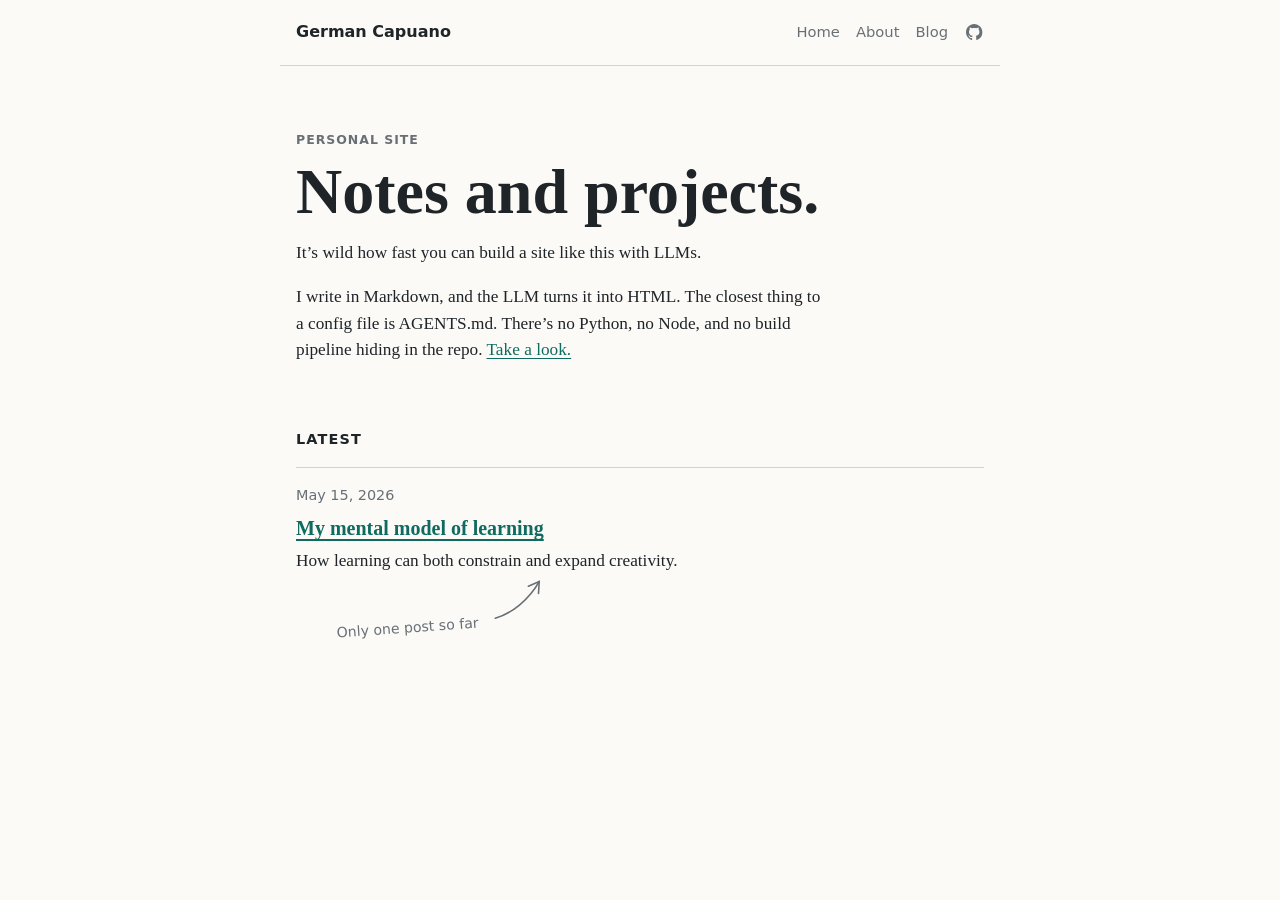
<file: index.html>
<!doctype html>
<html lang="en">
  <head>
    <meta charset="utf-8">
    <meta name="viewport" content="width=device-width, initial-scale=1">
    <title>German Capuano</title>
    <meta name="description" content="Personal site and writing by German Capuano.">
    <link rel="stylesheet" href="styles.css">
  </head>
  <body>
    <header class="site-header">
      <a class="site-title" href="index.html">German Capuano</a>
      <nav aria-label="Main navigation">
        <a href="index.html">Home</a>
        <a href="about.html">About</a>
        <a href="posts/on_learning.html">Blog</a>
        <a class="icon-link" href="https://github.com/gcapu/personal_site" aria-label="GitHub repository" title="GitHub repository" target="_blank" rel="noopener noreferrer">
          <svg viewBox="-1 -1 18 18" aria-hidden="true">
            <path d="M8 0C3.58 0 0 3.58 0 8c0 3.54 2.29 6.53 5.47 7.59.4.07.55-.17.55-.38 0-.19-.01-.82-.01-1.49-2.01.37-2.53-.49-2.69-.94-.09-.23-.48-.94-.82-1.13-.28-.15-.68-.52-.01-.53.63-.01 1.08.58 1.23.82.72 1.21 1.87.87 2.33.66.07-.52.28-.87.51-1.07-1.78-.2-3.64-.89-3.64-3.95 0-.87.31-1.59.82-2.15-.08-.2-.36-1.02.08-2.12 0 0 .67-.21 2.2.82.64-.18 1.32-.27 2-.27s1.36.09 2 .27c1.53-1.04 2.2-.82 2.2-.82.44 1.1.16 1.92.08 2.12.51.56.82 1.27.82 2.15 0 3.07-1.87 3.75-3.65 3.95.29.25.54.73.54 1.48 0 1.07-.01 1.93-.01 2.2 0 .21.15.46.55.38A8.01 8.01 0 0 0 16 8c0-4.42-3.58-8-8-8Z" />
          </svg>
        </a>
      </nav>
    </header>

    <main class="page">
      <section class="intro">
        <p class="eyebrow">Personal site</p>
        <h1>Notes and projects.</h1>
        <p>
          It’s wild how fast you can build a site like this with LLMs.
        </p>
        <p>
          I write in Markdown, and the LLM turns it into HTML. The closest thing
          to a config file is AGENTS.md. There’s no Python, no Node, and no
          build pipeline hiding in the repo.
          <a href="https://github.com/gcapu/personal_site" target="_blank" rel="noopener noreferrer">Take a look.</a>
        </p>
      </section>

      <section aria-labelledby="latest-posts">
        <h2 id="latest-posts">Latest</h2>
        <article class="post-list-item">
          <time datetime="2026-05-15">May 15, 2026</time>
          <h3><a href="posts/on_learning.html">My mental model of learning</a></h3>
          <p>How learning can both constrain and expand creativity.</p>
        </article>
        <div class="only-post-note" aria-hidden="true">
          <span>Only one post so far</span>
          <svg viewBox="0 0 120 90">
            <path d="M14 76 C 34 72, 58 56, 72 34" />
            <path d="M58 39 L 72 34 L 70 49" />
          </svg>
        </div>
      </section>
    </main>
  </body>
</html>
</file>
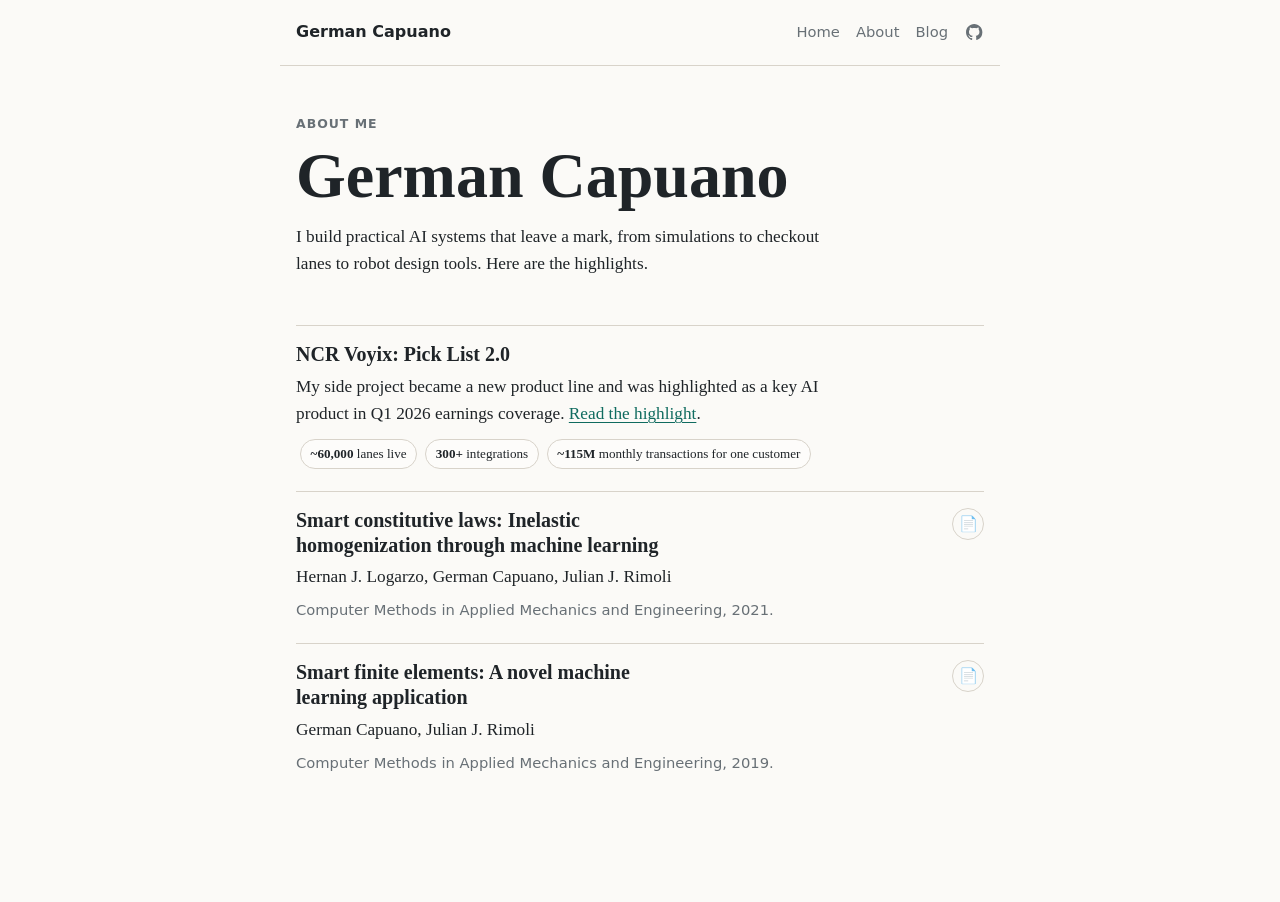
<file: about.html>
<!doctype html>
<html lang="en">
  <head>
    <meta charset="utf-8">
    <meta name="viewport" content="width=device-width, initial-scale=1">
    <title>About | German Capuano</title>
    <meta name="description" content="About German Capuano and selected papers.">
    <link rel="stylesheet" href="styles.css">
  </head>
  <body>
    <header class="site-header">
      <a class="site-title" href="index.html">German Capuano</a>
      <nav aria-label="Main navigation">
        <a href="index.html">Home</a>
        <a href="about.html">About</a>
        <a href="posts/on_learning.html">Blog</a>
        <a class="icon-link" href="https://github.com/gcapu/personal_site" aria-label="GitHub repository" title="GitHub repository" target="_blank" rel="noopener noreferrer">
          <svg viewBox="-1 -1 18 18" aria-hidden="true">
            <path d="M8 0C3.58 0 0 3.58 0 8c0 3.54 2.29 6.53 5.47 7.59.4.07.55-.17.55-.38 0-.19-.01-.82-.01-1.49-2.01.37-2.53-.49-2.69-.94-.09-.23-.48-.94-.82-1.13-.28-.15-.68-.52-.01-.53.63-.01 1.08.58 1.23.82.72 1.21 1.87.87 2.33.66.07-.52.28-.87.51-1.07-1.78-.2-3.64-.89-3.64-3.95 0-.87.31-1.59.82-2.15-.08-.2-.36-1.02.08-2.12 0 0 .67-.21 2.2.82.64-.18 1.32-.27 2-.27s1.36.09 2 .27c1.53-1.04 2.2-.82 2.2-.82.44 1.1.16 1.92.08 2.12.51.56.82 1.27.82 2.15 0 3.07-1.87 3.75-3.65 3.95.29.25.54.73.54 1.48 0 1.07-.01 1.93-.01 2.2 0 .21.15.46.55.38A8.01 8.01 0 0 0 16 8c0-4.42-3.58-8-8-8Z" />
          </svg>
        </a>
      </nav>
    </header>

    <main class="page article-page">
      <section class="about" aria-labelledby="about">
        <p class="eyebrow">About me</p>
        <h1 id="about">German Capuano</h1>
        <p>
          I build practical AI systems that leave a mark, from simulations to
          checkout lanes to robot design tools. Here are the highlights.
        </p>
      </section>

      <section class="highlights" aria-label="Career highlights">
        <article class="highlight-item">
          <h3>NCR Voyix: Pick List 2.0</h3>
          <p>
            My side project became a new product line and was highlighted as a
            key AI product in Q1 2026 earnings coverage.
            <a href="https://www.thecerbatgem.com/2026/05/09/ncr-voyix-nysevyx-issues-quarterly-earnings-results.html">Read the highlight</a>.
          </p>
          <ul class="work-metrics">
            <li><strong>~60,000</strong> lanes live</li>
            <li><strong>300+</strong> integrations</li>
            <li><strong>~115M</strong> monthly transactions for one customer</li>
          </ul>
        </article>

        <article class="highlight-item">
          <div class="paper-heading">
            <h3>
              <a href="https://doi.org/10.1016/j.cma.2020.113482">
                Smart constitutive laws: Inelastic homogenization through machine learning
              </a>
            </h3>
            <a
              class="paper-link"
              href="https://www.sciencedirect.com/science/article/am/pii/S0045782520306678"
              aria-label="Open Smart constitutive laws paper"
              title="Open PDF"
            >📄</a>
          </div>
          <p>Hernan J. Logarzo, German Capuano, Julian J. Rimoli</p>
          <p class="paper-meta">
            Computer Methods in Applied Mechanics and Engineering, 2021.
          </p>
        </article>

        <article class="highlight-item">
          <div class="paper-heading">
            <h3>
              <a href="https://doi.org/10.1016/j.cma.2018.10.046">
                Smart finite elements: A novel machine learning application
              </a>
            </h3>
            <a
              class="paper-link"
              href="https://www.sciencedirect.com/science/article/am/pii/S0045782518305541"
              aria-label="Open Smart finite elements paper"
              title="Open PDF"
            >📄</a>
          </div>
          <p>German Capuano, Julian J. Rimoli</p>
          <p class="paper-meta">
            Computer Methods in Applied Mechanics and Engineering, 2019.
          </p>
        </article>
      </section>
    </main>
  </body>
</html>
</file>
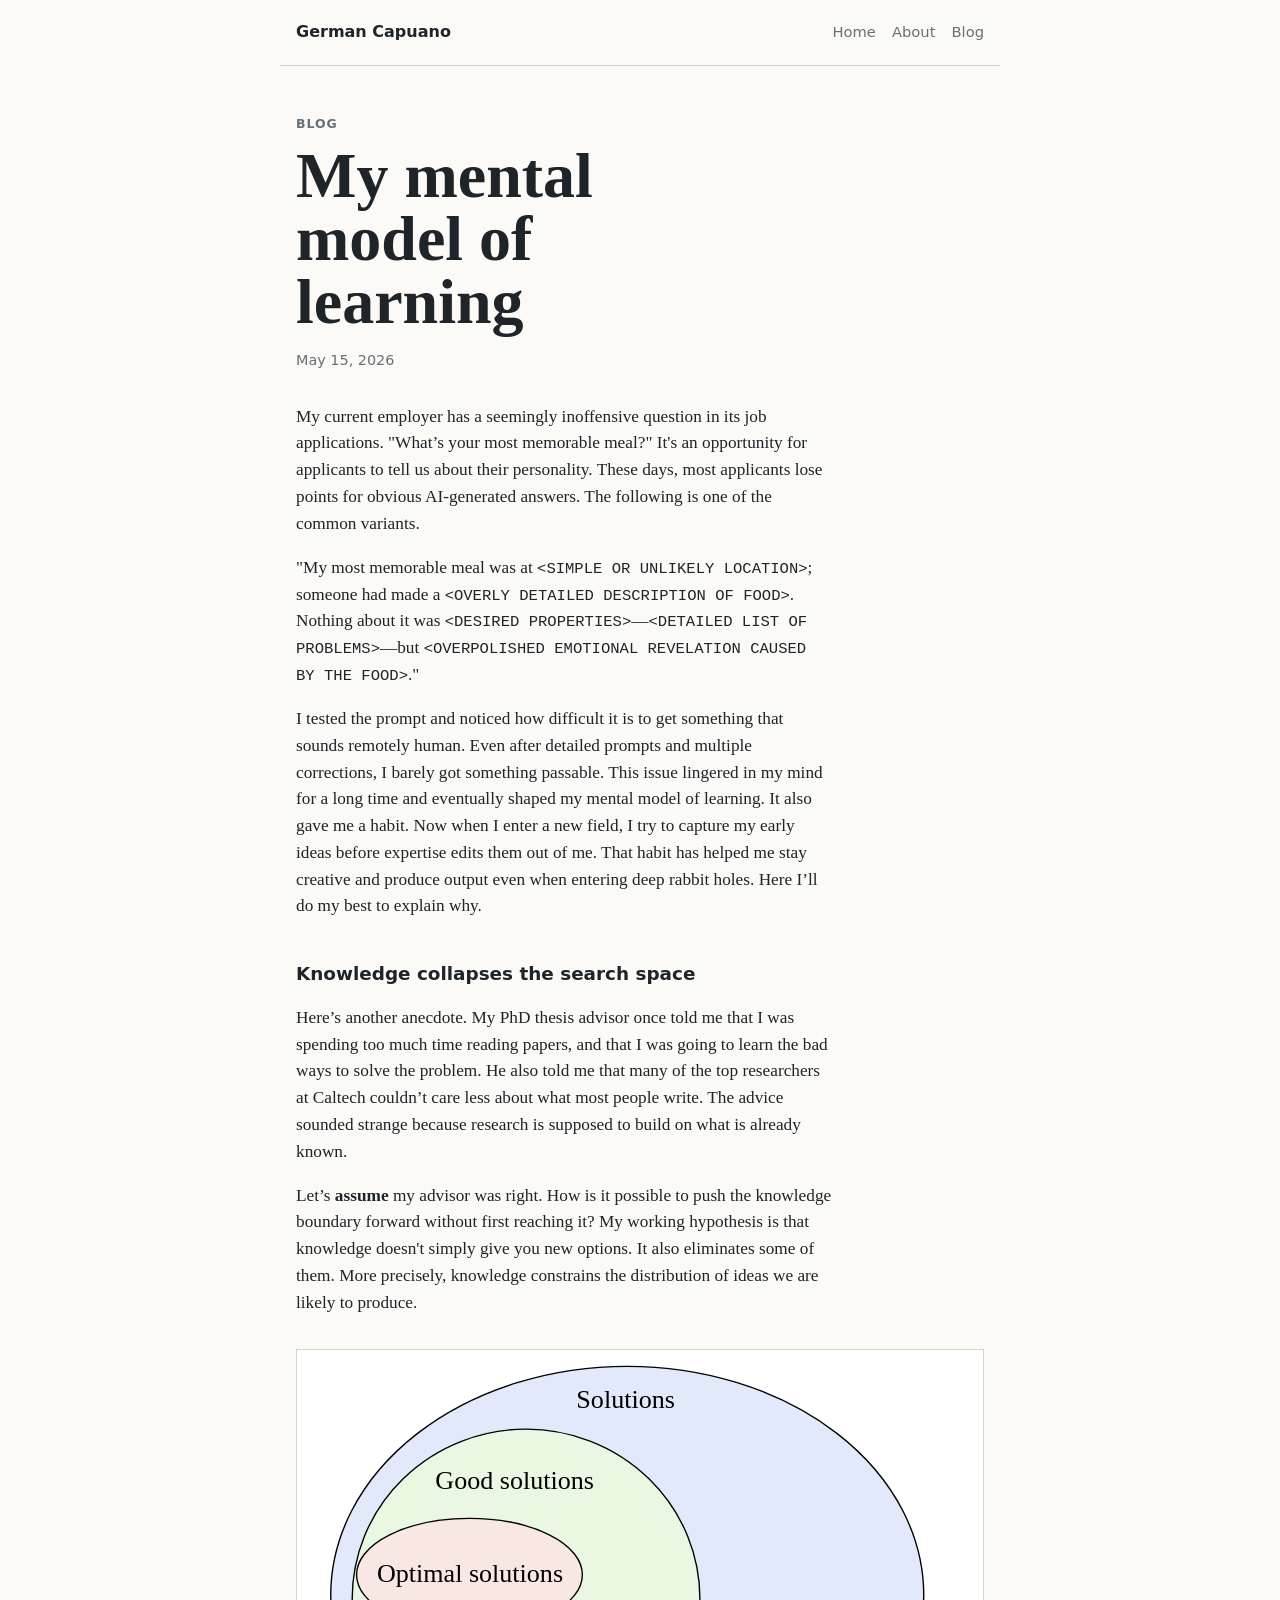
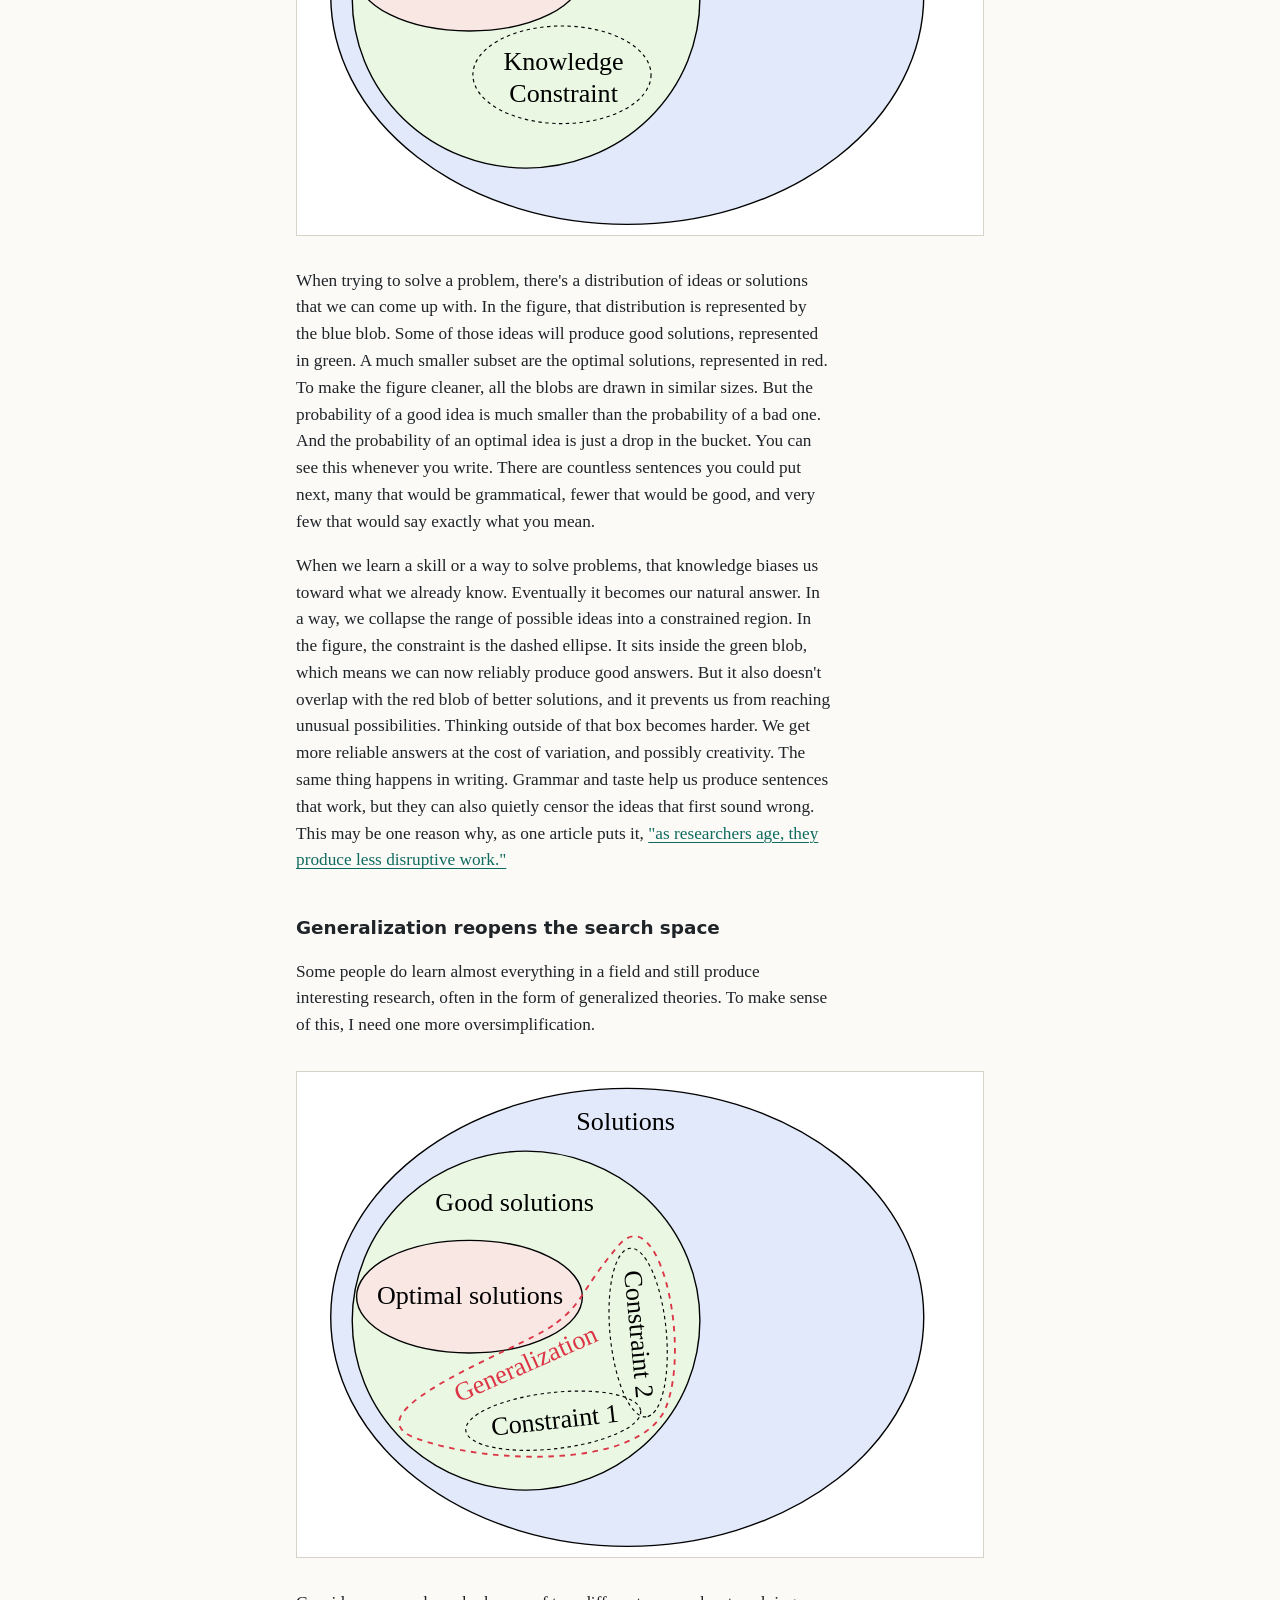
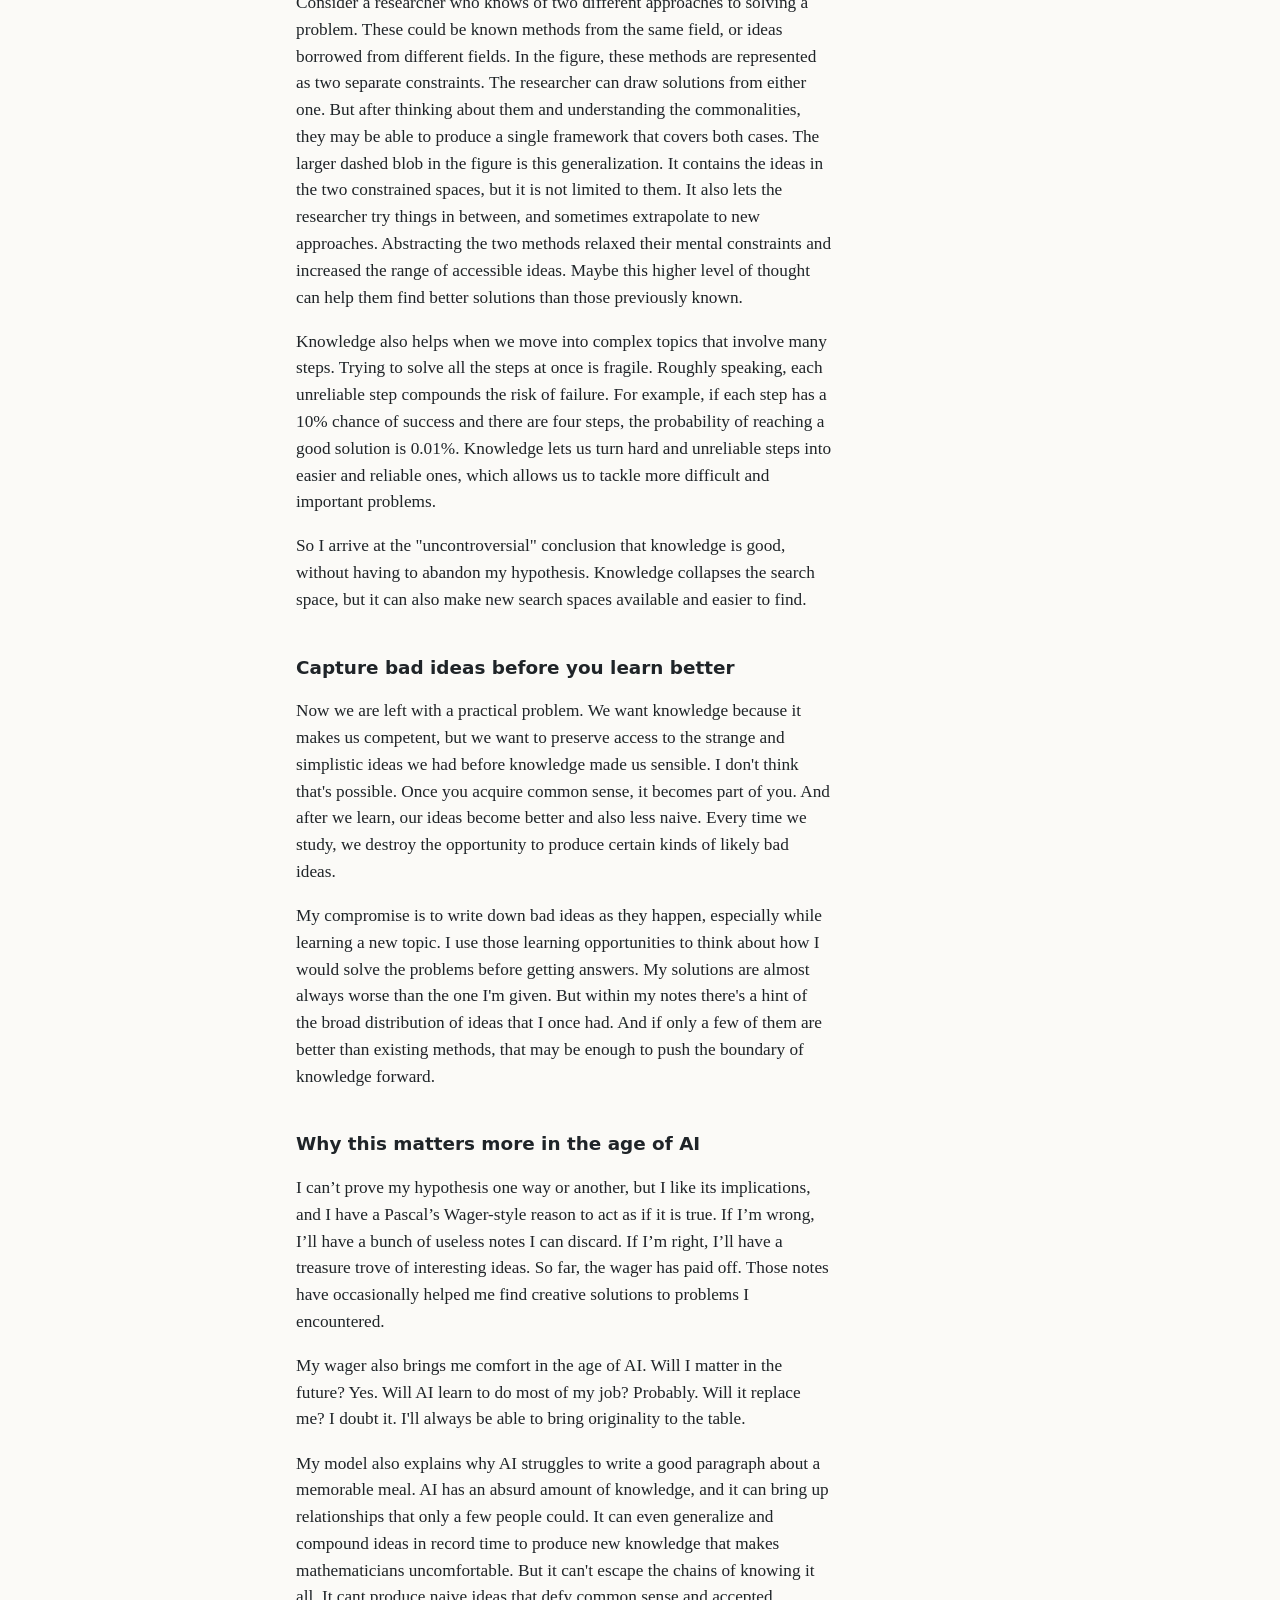
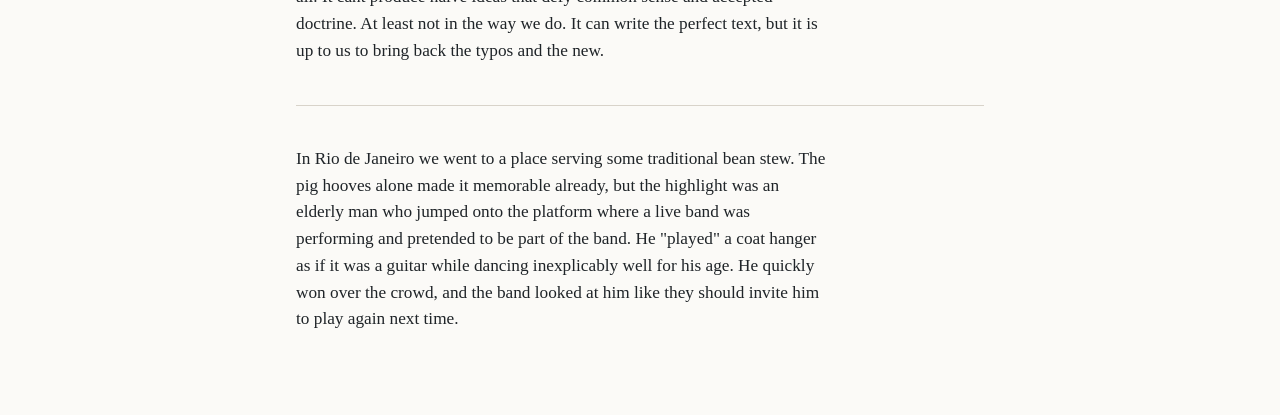
<file: posts/my-mental-model-of-learning.html>
<!doctype html>
<html lang="en">
  <head>
    <meta charset="utf-8">
    <meta name="viewport" content="width=device-width, initial-scale=1">
    <title>My mental model of learning | German Capuano</title>
    <meta name="description" content="A mental model for how learning can both constrain and expand creativity.">
    <link rel="stylesheet" href="../styles.css">
  </head>
  <body>
    <header class="site-header">
      <a class="site-title" href="../index.html">German Capuano</a>
      <nav aria-label="Main navigation">
        <a href="../index.html">Home</a>
        <a href="../about.html">About</a>
        <a href="my-mental-model-of-learning.html">Blog</a>
      </nav>
    </header>

    <main class="page article-page">
      <article>
        <header class="article-header">
          <p class="eyebrow">Blog</p>
          <h1>My mental model of learning</h1>
          <time datetime="2026-05-15">May 15, 2026</time>
        </header>

        <p>
          My current employer has a seemingly inoffensive question in its job
          applications. "What’s your most memorable meal?" It's an opportunity
          for applicants to tell us about their personality. These days, most
          applicants lose points for obvious AI-generated answers. The following
          is one of the common variants.
        </p>

        <p>
          "My most memorable meal was at
          <code>&lt;SIMPLE OR UNLIKELY LOCATION&gt;</code>; someone had made a
          <code>&lt;OVERLY DETAILED DESCRIPTION OF FOOD&gt;</code>. Nothing
          about it was <code>&lt;DESIRED PROPERTIES&gt;</code>—<code>&lt;DETAILED LIST OF PROBLEMS&gt;</code>—but
          <code>&lt;OVERPOLISHED EMOTIONAL REVELATION CAUSED BY THE FOOD&gt;</code>."
        </p>

        <p>
          I tested the prompt and noticed how difficult it is to get something
          that sounds remotely human. Even after detailed prompts and multiple
          corrections, I barely got something passable. This issue lingered in
          my mind for a long time and eventually shaped my mental model of
          learning. It also gave me a habit. Now when I enter a new field, I try
          to capture my early ideas before expertise edits them out of me. That
          habit has helped me stay creative and produce output even when
          entering deep rabbit holes. Here I’ll do my best to explain why.
        </p>

        <h2>Knowledge collapses the search space</h2>

        <p>
          Here’s another anecdote. My PhD thesis advisor once told me that I was
          spending too much time reading papers, and that I was going to learn
          the bad ways to solve the problem. He also told me that many of the
          top researchers at Caltech couldn’t care less about what most people
          write. The advice sounded strange because research is supposed to
          build on what is already known.
        </p>

        <p>
          Let’s <strong>assume</strong> my advisor was right. How is it possible
          to push the knowledge boundary forward without first reaching it? My
          working hypothesis is that knowledge doesn't simply give you new
          options. It also eliminates some of them. More precisely, knowledge
          constrains the distribution of ideas we are likely to produce.
        </p>

        <figure>
          <img src="../assets/learning-a.svg" alt="A diagram showing an idea distribution constrained by learned knowledge.">
        </figure>

        <p>
          When trying to solve a problem, there's a distribution of ideas or
          solutions that we can come up with. In the figure, that distribution
          is represented by the blue blob. Some of those ideas will produce good
          solutions, represented in green. A much smaller subset are the optimal
          solutions, represented in red. To make the figure cleaner, all the
          blobs are drawn in similar sizes. But the probability of a good idea
          is much smaller than the probability of a bad one. And the probability
          of an optimal idea is just a drop in the bucket. You can see this
          whenever you write. There are countless sentences you could put next,
          many that would be grammatical, fewer that would be good, and very few
          that would say exactly what you mean.
        </p>

        <p>
          When we learn a skill or a way to solve problems, that knowledge
          biases us toward what we already know. Eventually it becomes our
          natural answer. In a way, we collapse the range of possible ideas into
          a constrained region. In the figure, the constraint is the dashed
          ellipse. It sits inside the green blob, which means we can now
          reliably produce good answers. But it also doesn't overlap with the
          red blob of better solutions, and it prevents us from reaching unusual
          possibilities. Thinking outside of that box becomes harder. We get
          more reliable answers at the cost of variation, and possibly
          creativity. The same thing happens in writing. Grammar and taste help
          us produce sentences that work, but they can also quietly censor the
          ideas that first sound wrong. This may be one reason why, as one
          article puts it,
          <a href="https://nautil.us/is-this-why-science-advances-one-funeral-at-a-time-1280650">"as researchers age, they produce less disruptive work."</a>
        </p>

        <h2>Generalization reopens the search space</h2>

        <p>
          Some people do learn almost everything in a field and still produce
          interesting research, often in the form of generalized theories. To
          make sense of this, I need one more oversimplification.
        </p>

        <figure>
          <img src="../assets/learning-ab.svg" alt="A diagram showing two constrained idea spaces generalized into a wider search space.">
        </figure>

        <p>
          Consider a researcher who knows of two different approaches to solving
          a problem. These could be known methods from the same field, or ideas
          borrowed from different fields. In the figure, these methods are
          represented as two separate constraints. The researcher can draw
          solutions from either one. But after thinking about them and
          understanding the commonalities, they may be able to produce a single
          framework that covers both cases. The larger dashed blob in the figure
          is this generalization. It contains the ideas in the two constrained
          spaces, but it is not limited to them. It also lets the researcher try
          things in between, and sometimes extrapolate to new approaches.
          Abstracting the two methods relaxed their mental constraints and
          increased the range of accessible ideas. Maybe this higher level of
          thought can help them find better solutions than those previously
          known.
        </p>

        <p>
          Knowledge also helps when we move into complex topics that involve
          many steps. Trying to solve all the steps at once is fragile. Roughly
          speaking, each unreliable step compounds the risk of failure. For
          example, if each step has a 10% chance of success and there are four
          steps, the probability of reaching a good solution is 0.01%. Knowledge
          lets us turn hard and unreliable steps into easier and reliable ones,
          which allows us to tackle more difficult and important problems.
        </p>

        <p>
          So I arrive at the "uncontroversial" conclusion that knowledge is
          good, without having to abandon my hypothesis. Knowledge collapses the
          search space, but it can also make new search spaces available and
          easier to find.
        </p>

        <h2>Capture bad ideas before you learn better</h2>

        <p>
          Now we are left with a practical problem. We want knowledge because it
          makes us competent, but we want to preserve access to the strange and
          simplistic ideas we had before knowledge made us sensible. I don't
          think that's possible. Once you acquire common sense, it becomes part
          of you. And after we learn, our ideas become better and also less
          naive. Every time we study, we destroy the opportunity to produce
          certain kinds of likely bad ideas.
        </p>

        <p>
          My compromise is to write down bad ideas as they happen, especially
          while learning a new topic. I use those learning opportunities to
          think about how I would solve the problems before getting answers. My
          solutions are almost always worse than the one I'm given. But within
          my notes there's a hint of the broad distribution of ideas that I once
          had. And if only a few of them are better than existing methods, that
          may be enough to push the boundary of knowledge forward.
        </p>

        <h2>Why this matters more in the age of AI</h2>

        <p>
          I can’t prove my hypothesis one way or another, but I like its
          implications, and I have a Pascal’s Wager-style reason to act as if it
          is true. If I’m wrong, I’ll have a bunch of useless notes I can
          discard. If I’m right, I’ll have a treasure trove of interesting
          ideas. So far, the wager has paid off. Those notes have occasionally
          helped me find creative solutions to problems I encountered.
        </p>

        <p>
          My wager also brings me comfort in the age of AI. Will I matter in
          the future? Yes. Will AI learn to do most of my job? Probably. Will it
          replace me? I doubt it. I'll always be able to bring originality to
          the table.
        </p>

        <p>
          My model also explains why AI struggles to write a good paragraph
          about a memorable meal. AI has an absurd amount of knowledge, and it
          can bring up relationships that only a few people could. It can even
          generalize and compound ideas in record time to produce new knowledge
          that makes mathematicians uncomfortable. But it can't escape the
          chains of knowing it all. It cant produce naive ideas that defy common
          sense and accepted doctrine. At least not in the way we do. It can
          write the perfect text, but it is up to us to bring back the typos and
          the new.
        </p>

        <hr>

        <p>
          In Rio de Janeiro we went to a place serving some traditional bean
          stew. The pig hooves alone made it memorable already, but the
          highlight was an elderly man who jumped onto the platform where a live
          band was performing and pretended to be part of the band. He "played"
          a coat hanger as if it was a guitar while dancing inexplicably well
          for his age. He quickly won over the crowd, and the band looked at him
          like they should invite him to play again next time.
        </p>
      </article>
    </main>
  </body>
</html>
</file>
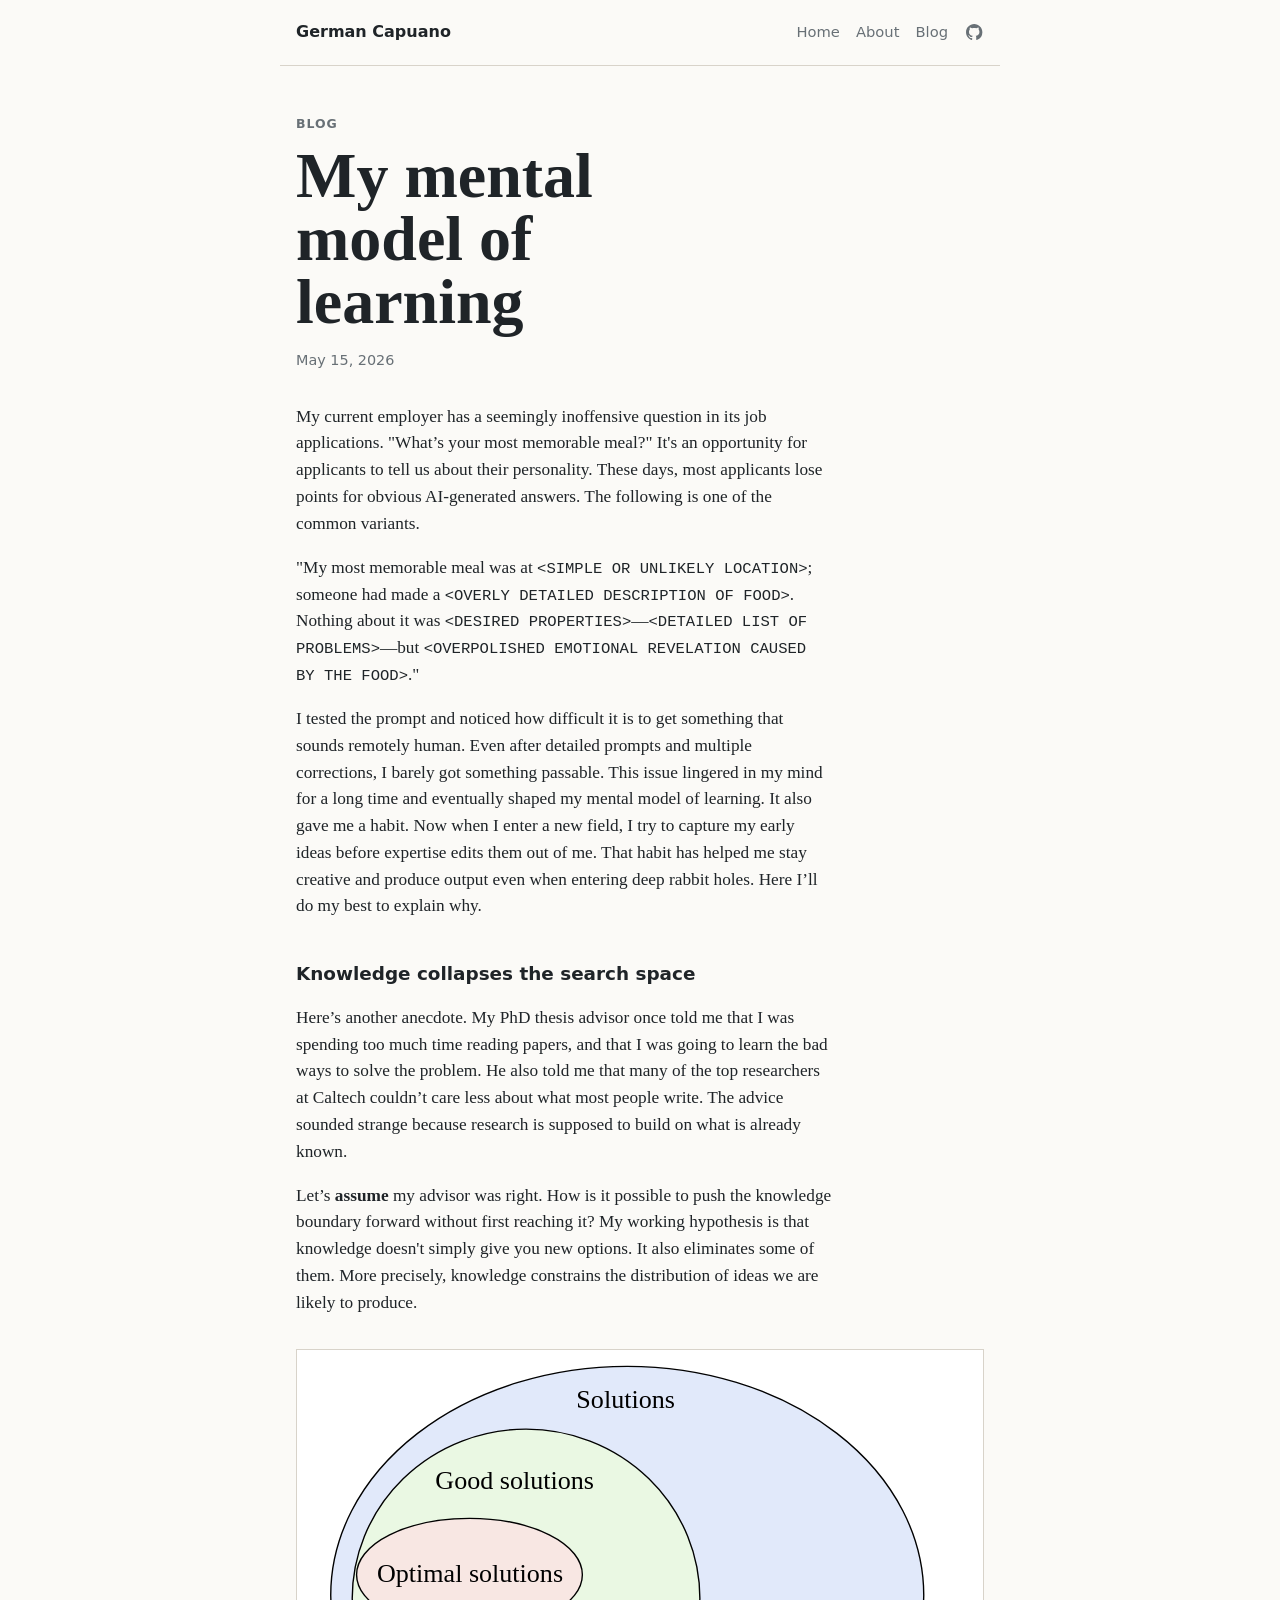
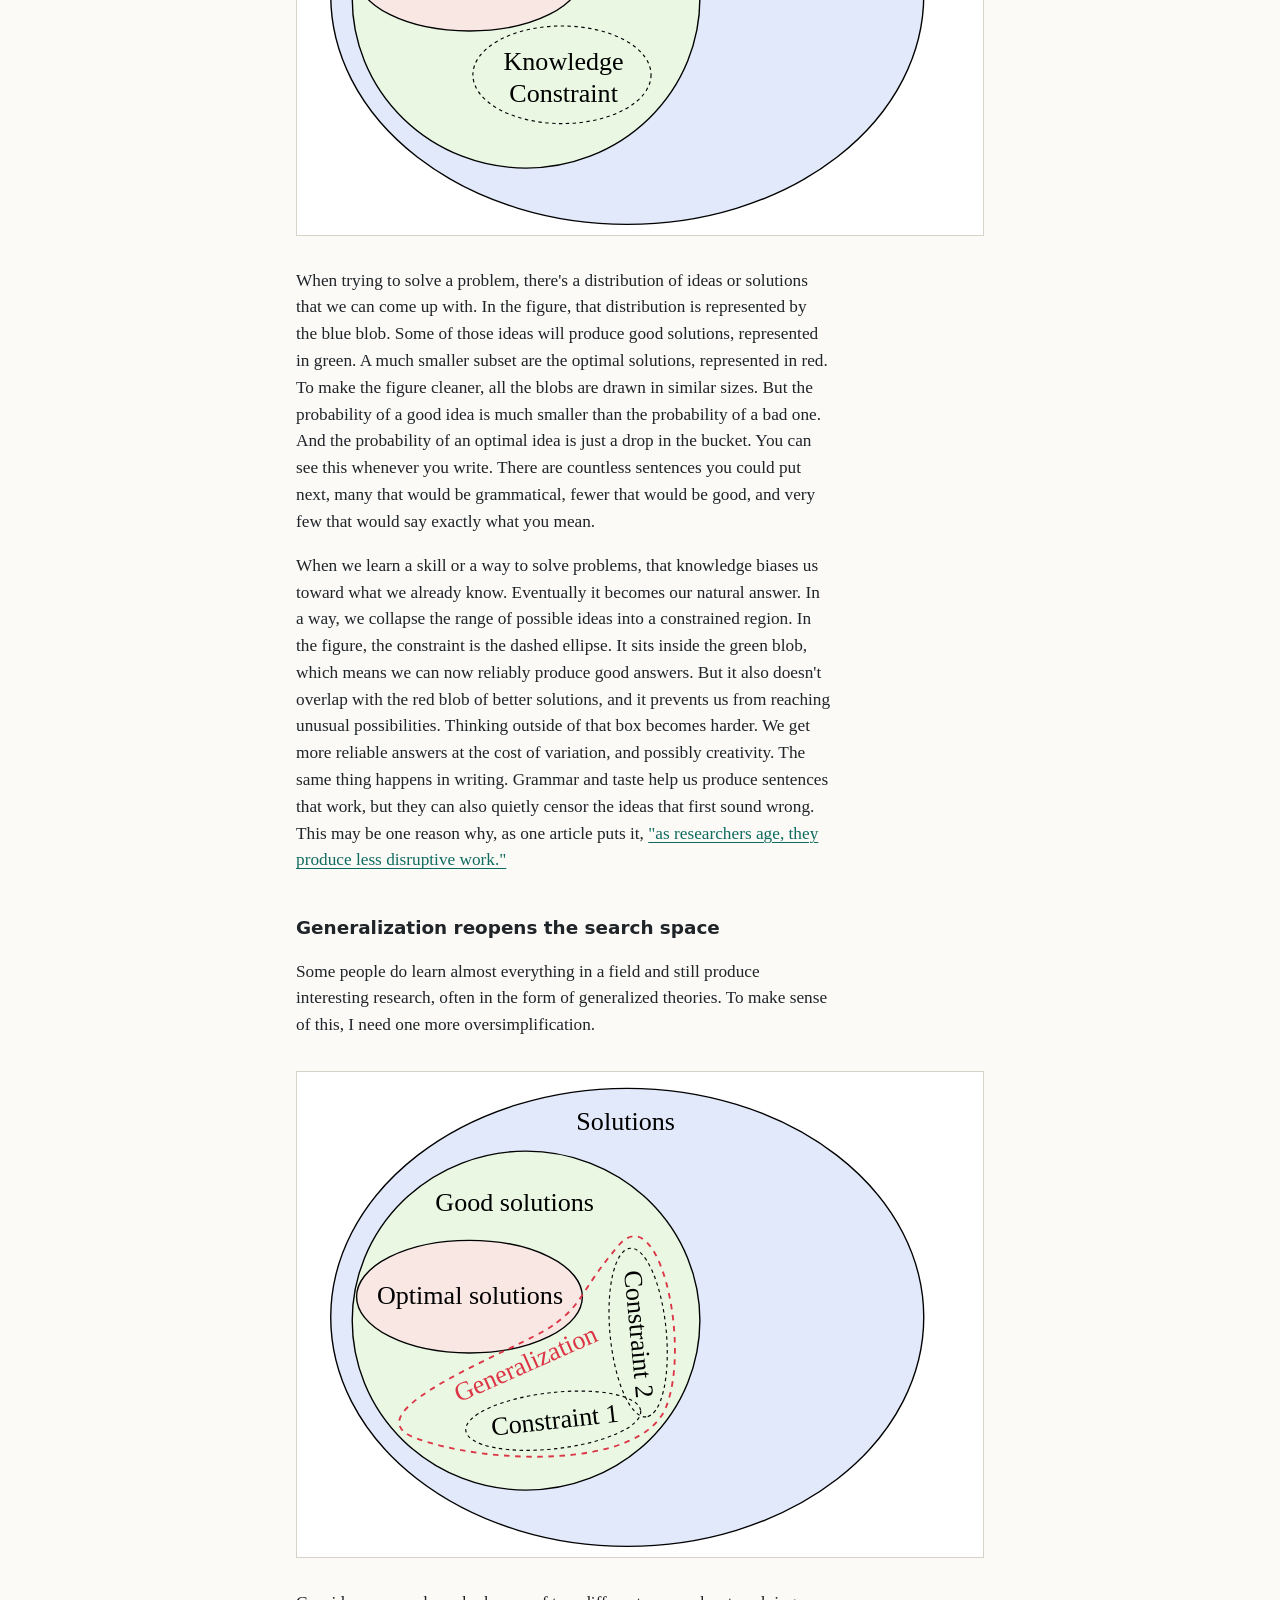
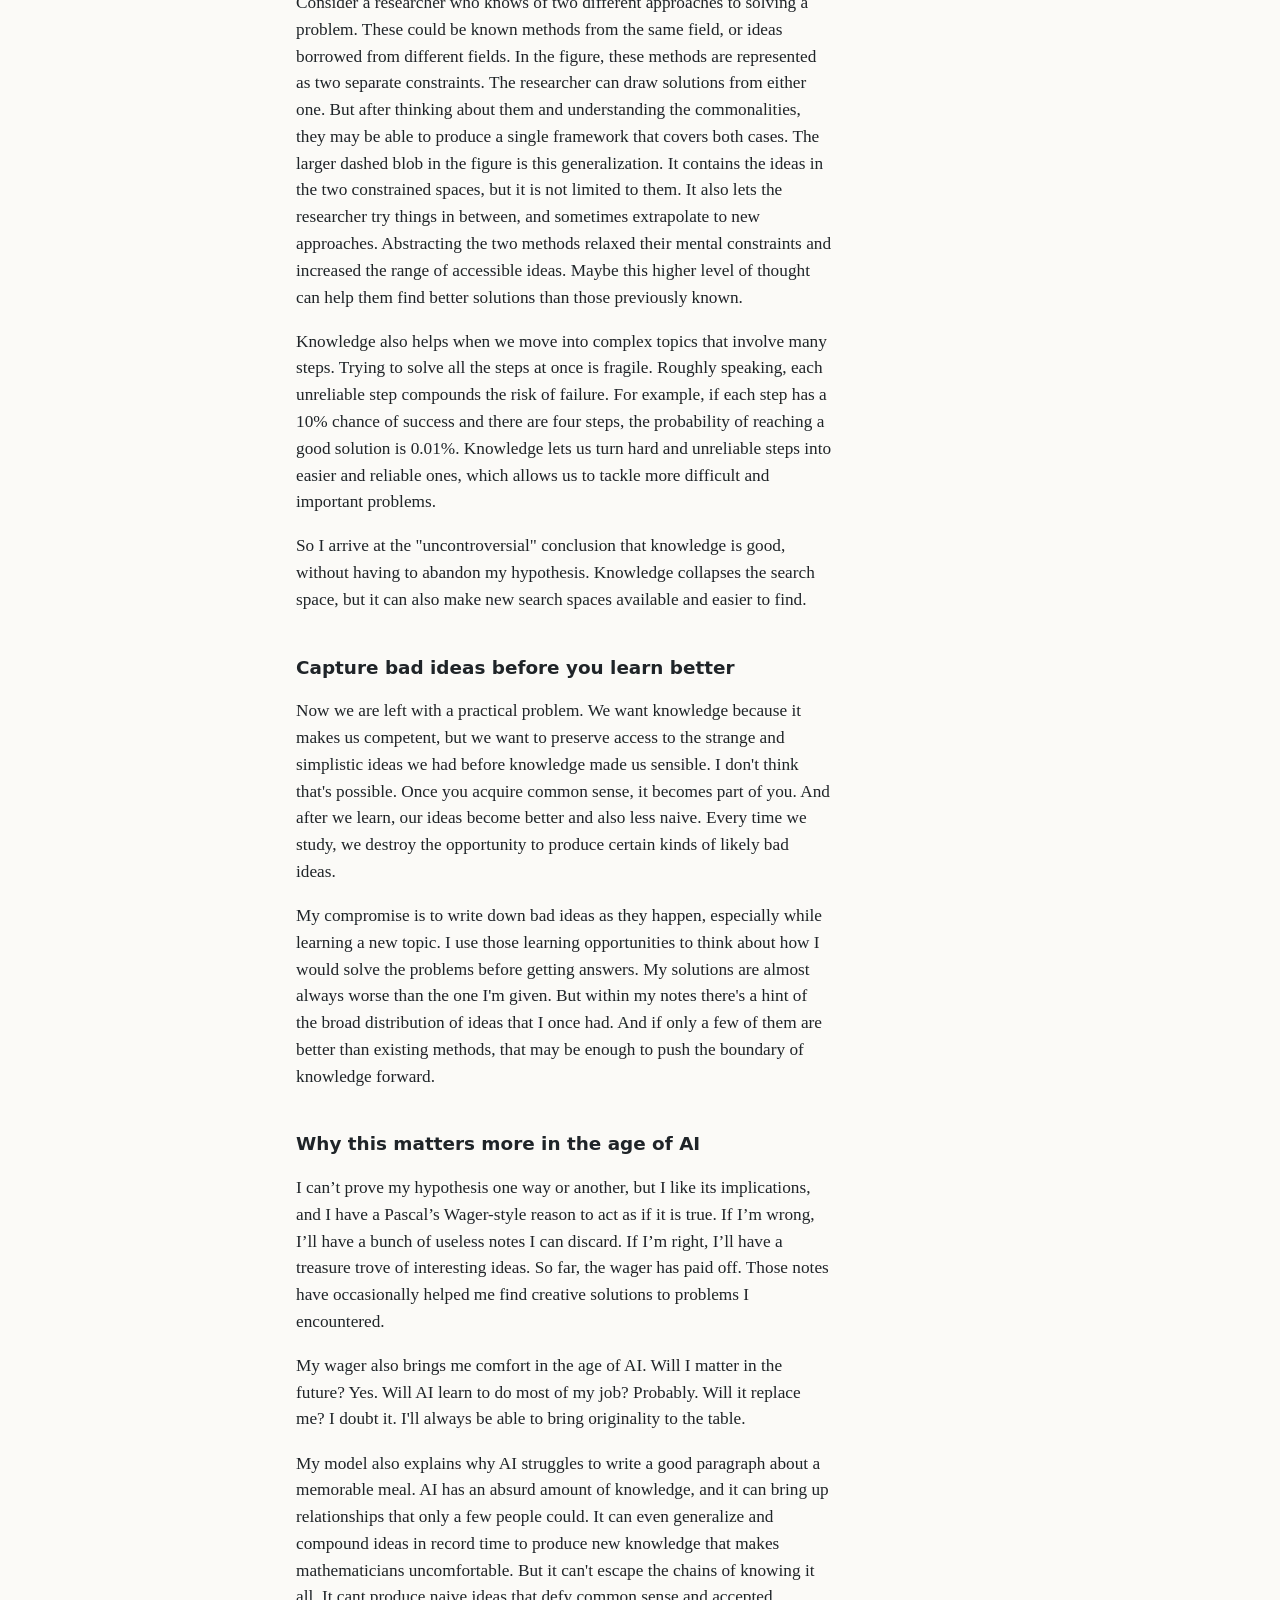
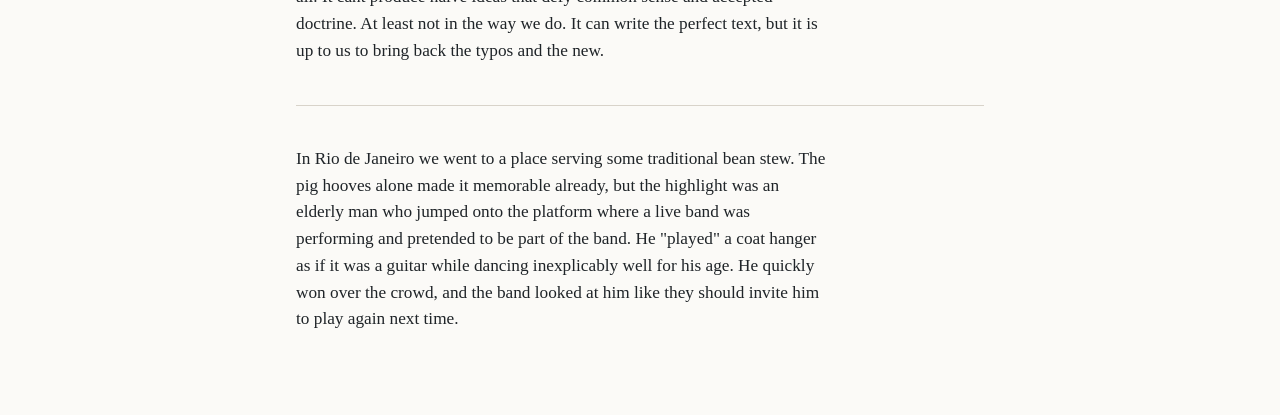
<file: posts/on_learning.html>
<!doctype html>
<html lang="en">
  <head>
    <meta charset="utf-8">
    <meta name="viewport" content="width=device-width, initial-scale=1">
    <title>My mental model of learning | German Capuano</title>
    <meta name="description" content="A mental model for how learning can both constrain and expand creativity.">
    <link rel="stylesheet" href="../styles.css">
  </head>
  <body>
    <header class="site-header">
      <a class="site-title" href="../index.html">German Capuano</a>
      <nav aria-label="Main navigation">
        <a href="../index.html">Home</a>
        <a href="../about.html">About</a>
        <a href="on_learning.html">Blog</a>
        <a class="icon-link" href="https://github.com/gcapu/personal_site" aria-label="GitHub repository" title="GitHub repository" target="_blank" rel="noopener noreferrer">
          <svg viewBox="-1 -1 18 18" aria-hidden="true">
            <path d="M8 0C3.58 0 0 3.58 0 8c0 3.54 2.29 6.53 5.47 7.59.4.07.55-.17.55-.38 0-.19-.01-.82-.01-1.49-2.01.37-2.53-.49-2.69-.94-.09-.23-.48-.94-.82-1.13-.28-.15-.68-.52-.01-.53.63-.01 1.08.58 1.23.82.72 1.21 1.87.87 2.33.66.07-.52.28-.87.51-1.07-1.78-.2-3.64-.89-3.64-3.95 0-.87.31-1.59.82-2.15-.08-.2-.36-1.02.08-2.12 0 0 .67-.21 2.2.82.64-.18 1.32-.27 2-.27s1.36.09 2 .27c1.53-1.04 2.2-.82 2.2-.82.44 1.1.16 1.92.08 2.12.51.56.82 1.27.82 2.15 0 3.07-1.87 3.75-3.65 3.95.29.25.54.73.54 1.48 0 1.07-.01 1.93-.01 2.2 0 .21.15.46.55.38A8.01 8.01 0 0 0 16 8c0-4.42-3.58-8-8-8Z" />
          </svg>
        </a>
      </nav>
    </header>

    <main class="page article-page">
      <article>
        <header class="article-header">
          <p class="eyebrow">Blog</p>
          <h1>My mental model of learning</h1>
          <time datetime="2026-05-15">May 15, 2026</time>
        </header>

        <p>
          My current employer has a seemingly inoffensive question in its job
          applications. "What’s your most memorable meal?" It's an opportunity
          for applicants to tell us about their personality. These days, most
          applicants lose points for obvious AI-generated answers. The following
          is one of the common variants.
        </p>

        <p>
          "My most memorable meal was at
          <code>&lt;SIMPLE OR UNLIKELY LOCATION&gt;</code>; someone had made a
          <code>&lt;OVERLY DETAILED DESCRIPTION OF FOOD&gt;</code>. Nothing
          about it was <code>&lt;DESIRED PROPERTIES&gt;</code>—<code>&lt;DETAILED LIST OF PROBLEMS&gt;</code>—but
          <code>&lt;OVERPOLISHED EMOTIONAL REVELATION CAUSED BY THE FOOD&gt;</code>."
        </p>

        <p>
          I tested the prompt and noticed how difficult it is to get something
          that sounds remotely human. Even after detailed prompts and multiple
          corrections, I barely got something passable. This issue lingered in
          my mind for a long time and eventually shaped my mental model of
          learning. It also gave me a habit. Now when I enter a new field, I try
          to capture my early ideas before expertise edits them out of me. That
          habit has helped me stay creative and produce output even when
          entering deep rabbit holes. Here I’ll do my best to explain why.
        </p>

        <h2>Knowledge collapses the search space</h2>

        <p>
          Here’s another anecdote. My PhD thesis advisor once told me that I was
          spending too much time reading papers, and that I was going to learn
          the bad ways to solve the problem. He also told me that many of the
          top researchers at Caltech couldn’t care less about what most people
          write. The advice sounded strange because research is supposed to
          build on what is already known.
        </p>

        <p>
          Let’s <strong>assume</strong> my advisor was right. How is it possible
          to push the knowledge boundary forward without first reaching it? My
          working hypothesis is that knowledge doesn't simply give you new
          options. It also eliminates some of them. More precisely, knowledge
          constrains the distribution of ideas we are likely to produce.
        </p>

        <figure>
          <img src="../assets/26-05-knowledge-collapse.svg" alt="A diagram showing an idea distribution constrained by learned knowledge.">
        </figure>

        <p>
          When trying to solve a problem, there's a distribution of ideas or
          solutions that we can come up with. In the figure, that distribution
          is represented by the blue blob. Some of those ideas will produce good
          solutions, represented in green. A much smaller subset are the optimal
          solutions, represented in red. To make the figure cleaner, all the
          blobs are drawn in similar sizes. But the probability of a good idea
          is much smaller than the probability of a bad one. And the probability
          of an optimal idea is just a drop in the bucket. You can see this
          whenever you write. There are countless sentences you could put next,
          many that would be grammatical, fewer that would be good, and very few
          that would say exactly what you mean.
        </p>

        <p>
          When we learn a skill or a way to solve problems, that knowledge
          biases us toward what we already know. Eventually it becomes our
          natural answer. In a way, we collapse the range of possible ideas into
          a constrained region. In the figure, the constraint is the dashed
          ellipse. It sits inside the green blob, which means we can now
          reliably produce good answers. But it also doesn't overlap with the
          red blob of better solutions, and it prevents us from reaching unusual
          possibilities. Thinking outside of that box becomes harder. We get
          more reliable answers at the cost of variation, and possibly
          creativity. The same thing happens in writing. Grammar and taste help
          us produce sentences that work, but they can also quietly censor the
          ideas that first sound wrong. This may be one reason why, as one
          article puts it,
          <a href="https://nautil.us/is-this-why-science-advances-one-funeral-at-a-time-1280650">"as researchers age, they produce less disruptive work."</a>
        </p>

        <h2>Generalization reopens the search space</h2>

        <p>
          Some people do learn almost everything in a field and still produce
          interesting research, often in the form of generalized theories. To
          make sense of this, I need one more oversimplification.
        </p>

        <figure>
          <img src="../assets/26-05-generalization.svg" alt="A diagram showing two constrained idea spaces generalized into a wider search space.">
        </figure>

        <p>
          Consider a researcher who knows of two different approaches to solving
          a problem. These could be known methods from the same field, or ideas
          borrowed from different fields. In the figure, these methods are
          represented as two separate constraints. The researcher can draw
          solutions from either one. But after thinking about them and
          understanding the commonalities, they may be able to produce a single
          framework that covers both cases. The larger dashed blob in the figure
          is this generalization. It contains the ideas in the two constrained
          spaces, but it is not limited to them. It also lets the researcher try
          things in between, and sometimes extrapolate to new approaches.
          Abstracting the two methods relaxed their mental constraints and
          increased the range of accessible ideas. Maybe this higher level of
          thought can help them find better solutions than those previously
          known.
        </p>

        <p>
          Knowledge also helps when we move into complex topics that involve
          many steps. Trying to solve all the steps at once is fragile. Roughly
          speaking, each unreliable step compounds the risk of failure. For
          example, if each step has a 10% chance of success and there are four
          steps, the probability of reaching a good solution is 0.01%. Knowledge
          lets us turn hard and unreliable steps into easier and reliable ones,
          which allows us to tackle more difficult and important problems.
        </p>

        <p>
          So I arrive at the "uncontroversial" conclusion that knowledge is
          good, without having to abandon my hypothesis. Knowledge collapses the
          search space, but it can also make new search spaces available and
          easier to find.
        </p>

        <h2>Capture bad ideas before you learn better</h2>

        <p>
          Now we are left with a practical problem. We want knowledge because it
          makes us competent, but we want to preserve access to the strange and
          simplistic ideas we had before knowledge made us sensible. I don't
          think that's possible. Once you acquire common sense, it becomes part
          of you. And after we learn, our ideas become better and also less
          naive. Every time we study, we destroy the opportunity to produce
          certain kinds of likely bad ideas.
        </p>

        <p>
          My compromise is to write down bad ideas as they happen, especially
          while learning a new topic. I use those learning opportunities to
          think about how I would solve the problems before getting answers. My
          solutions are almost always worse than the one I'm given. But within
          my notes there's a hint of the broad distribution of ideas that I once
          had. And if only a few of them are better than existing methods, that
          may be enough to push the boundary of knowledge forward.
        </p>

        <h2>Why this matters more in the age of AI</h2>

        <p>
          I can’t prove my hypothesis one way or another, but I like its
          implications, and I have a Pascal’s Wager-style reason to act as if it
          is true. If I’m wrong, I’ll have a bunch of useless notes I can
          discard. If I’m right, I’ll have a treasure trove of interesting
          ideas. So far, the wager has paid off. Those notes have occasionally
          helped me find creative solutions to problems I encountered.
        </p>

        <p>
          My wager also brings me comfort in the age of AI. Will I matter in
          the future? Yes. Will AI learn to do most of my job? Probably. Will it
          replace me? I doubt it. I'll always be able to bring originality to
          the table.
        </p>

        <p>
          My model also explains why AI struggles to write a good paragraph
          about a memorable meal. AI has an absurd amount of knowledge, and it
          can bring up relationships that only a few people could. It can even
          generalize and compound ideas in record time to produce new knowledge
          that makes mathematicians uncomfortable. But it can't escape the
          chains of knowing it all. It cant produce naive ideas that defy common
          sense and accepted doctrine. At least not in the way we do. It can
          write the perfect text, but it is up to us to bring back the typos and
          the new.
        </p>

        <hr>

        <p>
          In Rio de Janeiro we went to a place serving some traditional bean
          stew. The pig hooves alone made it memorable already, but the
          highlight was an elderly man who jumped onto the platform where a live
          band was performing and pretended to be part of the band. He "played"
          a coat hanger as if it was a guitar while dancing inexplicably well
          for his age. He quickly won over the crowd, and the band looked at him
          like they should invite him to play again next time.
        </p>
      </article>
    </main>
  </body>
</html>
</file>
<file: styles.css>
:root {
  color-scheme: light;
  --background: #fbfaf7;
  --text: #1f2428;
  --muted: #687076;
  --line: #d8d3ca;
  --accent: #0f6b5f;
  --accent-dark: #0a4f47;
  --max-width: 720px;
}

* {
  box-sizing: border-box;
}

html {
  font-family: ui-serif, Georgia, Cambria, "Times New Roman", Times, serif;
  line-height: 1.55;
}

body {
  margin: 0;
  background: var(--background);
  color: var(--text);
}

a {
  color: var(--accent);
  text-decoration-thickness: 0.08em;
  text-underline-offset: 0.18em;
}

a:hover {
  color: var(--accent-dark);
}

.site-header {
  display: flex;
  align-items: center;
  justify-content: space-between;
  gap: 1rem;
  max-width: var(--max-width);
  margin: 0 auto;
  padding: 1.25rem 1rem;
  border-bottom: 1px solid var(--line);
}

.site-title {
  color: var(--text);
  font-family: ui-sans-serif, system-ui, -apple-system, BlinkMacSystemFont, "Segoe UI", sans-serif;
  font-size: 1rem;
  font-weight: 700;
  text-decoration: none;
}

nav {
  display: flex;
  align-items: center;
  gap: 1rem;
  font-family: ui-sans-serif, system-ui, -apple-system, BlinkMacSystemFont, "Segoe UI", sans-serif;
  font-size: 0.92rem;
}

nav a {
  color: var(--muted);
  text-decoration: none;
}

nav a:hover {
  color: var(--text);
}

.icon-link {
  display: inline-flex;
  align-items: center;
  justify-content: center;
  width: 1.25rem;
  height: 1.25rem;
}

.icon-link svg {
  display: block;
  width: 1.15rem;
  height: 1.15rem;
  fill: currentColor;
}

.page {
  max-width: var(--max-width);
  margin: 0 auto;
  padding: 4rem 1rem;
}

.intro,
.highlights {
  margin-bottom: 4rem;
}

.about {
  margin-bottom: 3rem;
}

.about p:not(.eyebrow) {
  margin-bottom: 0;
}

.eyebrow {
  margin: 0 0 0.75rem;
  color: var(--muted);
  font-family: ui-sans-serif, system-ui, -apple-system, BlinkMacSystemFont, "Segoe UI", sans-serif;
  font-size: 0.78rem;
  font-weight: 700;
  letter-spacing: 0.08em;
  text-transform: uppercase;
}

h1,
h2,
h3,
p {
  margin-top: 0;
}

h1 {
  max-width: none;
  margin-bottom: 1rem;
  font-size: clamp(2.2rem, 6.5vw, 4rem);
  line-height: 0.98;
  letter-spacing: 0;
}

h2 {
  margin-bottom: 1rem;
  font-family: ui-sans-serif, system-ui, -apple-system, BlinkMacSystemFont, "Segoe UI", sans-serif;
  font-size: 0.9rem;
  letter-spacing: 0.08em;
  text-transform: uppercase;
}

h3 {
  margin-bottom: 0.4rem;
  font-size: 1.25rem;
  line-height: 1.25;
}

p {
  font-size: 1.08rem;
}

.intro p:not(.eyebrow),
.article-page p {
  max-width: 62ch;
}

.post-list-item {
  padding-top: 1rem;
  border-top: 1px solid var(--line);
}

.only-post-note {
  display: flex;
  align-items: flex-end;
  gap: 0.35rem;
  width: fit-content;
  margin: 1.6rem 0 0 2.5rem;
  color: var(--muted);
  font-family: ui-sans-serif, system-ui, -apple-system, BlinkMacSystemFont, "Segoe UI", sans-serif;
  font-size: 0.88rem;
  transform: rotate(-4deg);
}

.only-post-note svg {
  width: 6rem;
  height: 5rem;
  margin-top: -2.75rem;
  overflow: visible;
}

.only-post-note path {
  fill: none;
  stroke: currentColor;
  stroke-linecap: round;
  stroke-linejoin: round;
  stroke-width: 2;
}

.highlight-item {
  padding-top: 1rem;
  border-top: 1px solid var(--line);
}

.highlight-item + .highlight-item {
  margin-top: 1.35rem;
}

.highlight-item h3 {
  max-width: 38ch;
}

.highlight-item p {
  margin-bottom: 0.5rem;
}

.work-metrics {
  display: flex;
  flex-wrap: wrap;
  gap: 0.5rem;
  margin: 0.75rem 0 0 0.25rem;
  padding: 0;
  list-style: none;
}

.work-metrics li {
  padding: 0.38rem 0.6rem;
  border: 1px solid var(--line);
  border-radius: 999px;
  background: rgba(255, 255, 255, 0.35);
  color: var(--text);
  font-size: 0.82rem;
  line-height: 1.2;
}

.work-metrics strong {
  font-weight: 700;
}

.paper-heading {
  display: flex;
  align-items: flex-start;
  justify-content: space-between;
  gap: 1rem;
}

.paper-heading h3 {
  margin-bottom: 0.4rem;
}

.paper-link {
  flex: 0 0 auto;
  width: 2rem;
  height: 2rem;
  border: 1px solid var(--line);
  border-radius: 999px;
  color: var(--muted);
  font-size: 0.95rem;
  line-height: 1.9rem;
  text-align: center;
  text-decoration: none;
}

.paper-link:hover {
  border-color: var(--accent);
  color: var(--accent-dark);
}

.paper-heading h3 a {
  color: var(--text);
  text-decoration: none;
}

.paper-heading h3 a:hover {
  color: var(--accent-dark);
  text-decoration: underline;
}

.paper-meta,
.work-meta {
  color: var(--muted);
  font-family: ui-sans-serif, system-ui, -apple-system, BlinkMacSystemFont, "Segoe UI", sans-serif;
  font-size: 0.92rem;
}

.post-list-item time,
.article-header time {
  display: block;
  margin-bottom: 0.65rem;
  color: var(--muted);
  font-family: ui-sans-serif, system-ui, -apple-system, BlinkMacSystemFont, "Segoe UI", sans-serif;
  font-size: 0.9rem;
}

.article-page {
  padding-top: 3rem;
}

.article-header {
  margin-bottom: 2rem;
}

.article-header h1 {
  max-width: 14ch;
}

.article-page h2 {
  margin-top: 2.5rem;
  margin-bottom: 1rem;
  color: var(--text);
  font-size: 1.15rem;
  letter-spacing: 0;
  text-transform: none;
}

code {
  font-family: ui-monospace, SFMono-Regular, Menlo, Monaco, Consolas, "Liberation Mono", monospace;
  font-size: 0.9em;
}

figure {
  margin: 2rem 0;
}

figure img {
  display: block;
  width: 100%;
  height: auto;
  border: 1px solid var(--line);
  background: #ffffff;
}

hr {
  margin: 2.5rem 0;
  border: 0;
  border-top: 1px solid var(--line);
}

@media (max-width: 520px) {
  .site-header {
    align-items: flex-start;
    flex-direction: column;
  }

  .page {
    padding-top: 3rem;
  }
}
</file>
